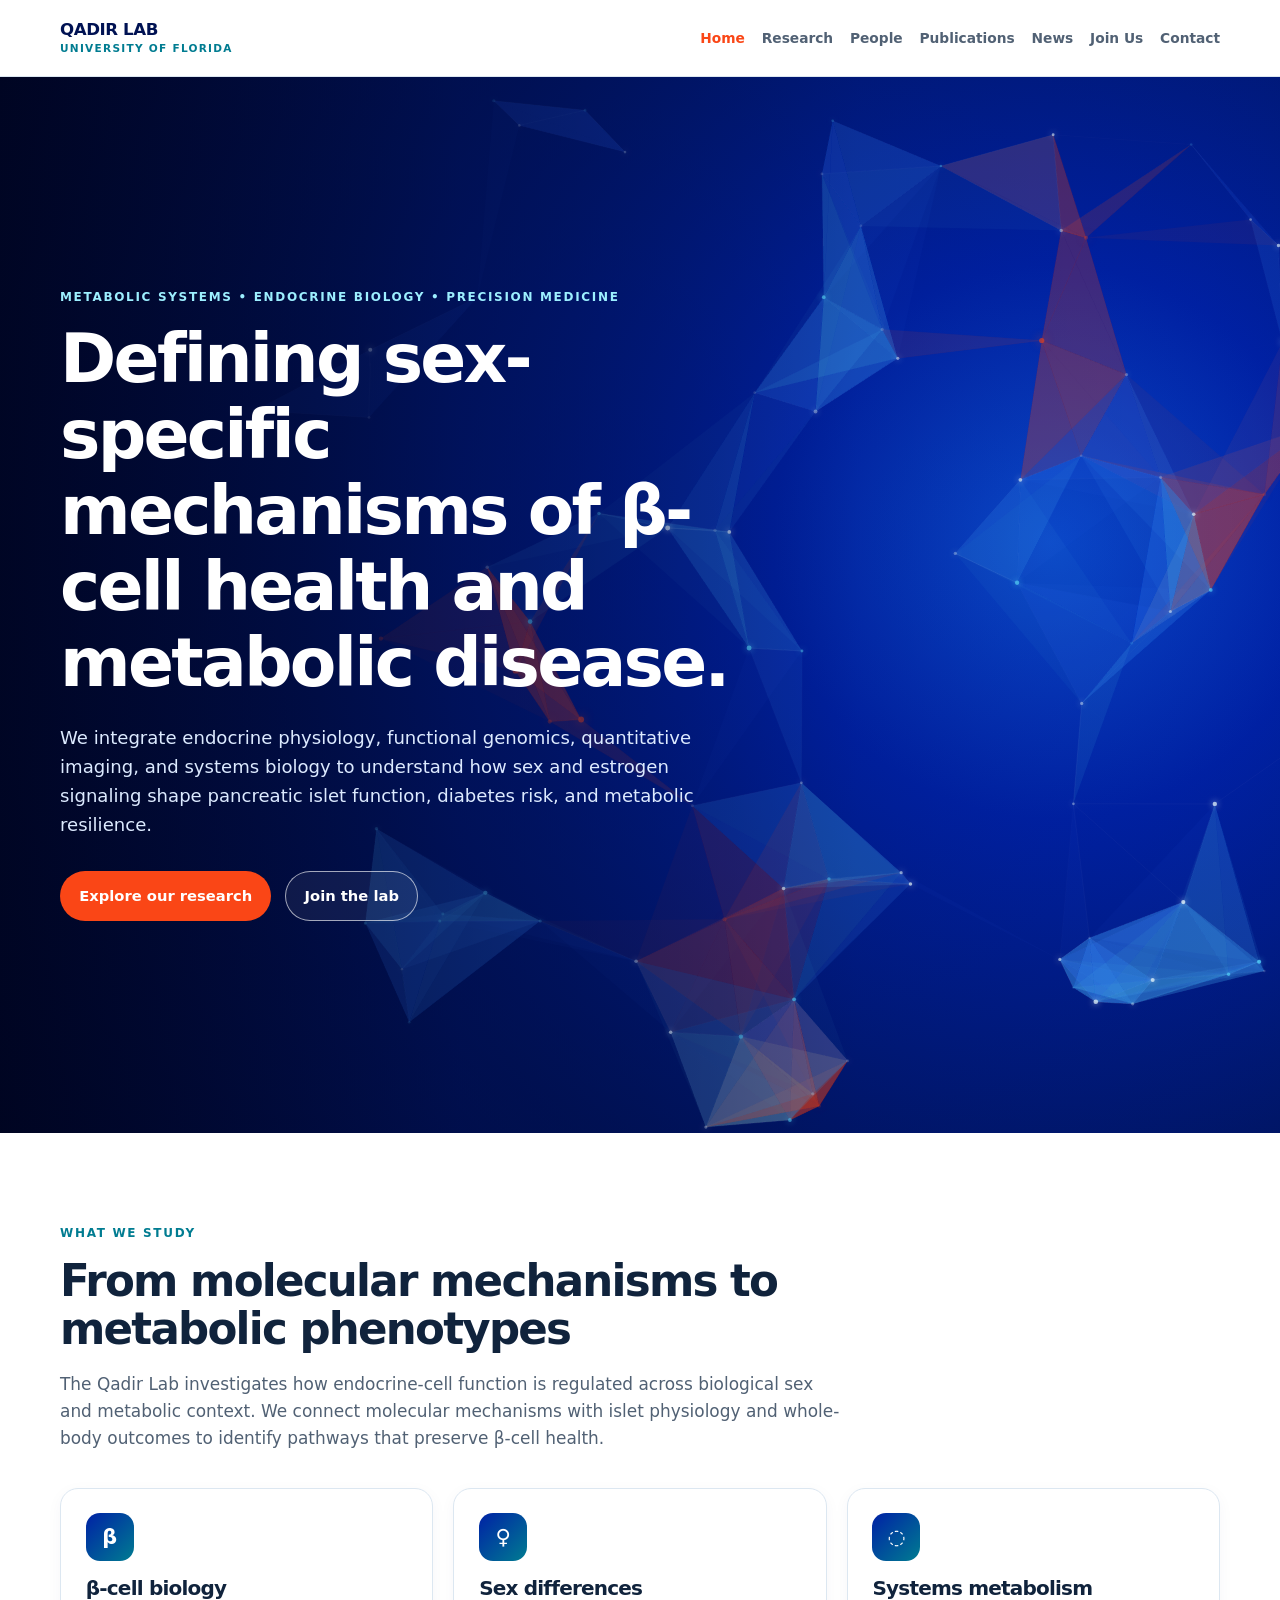
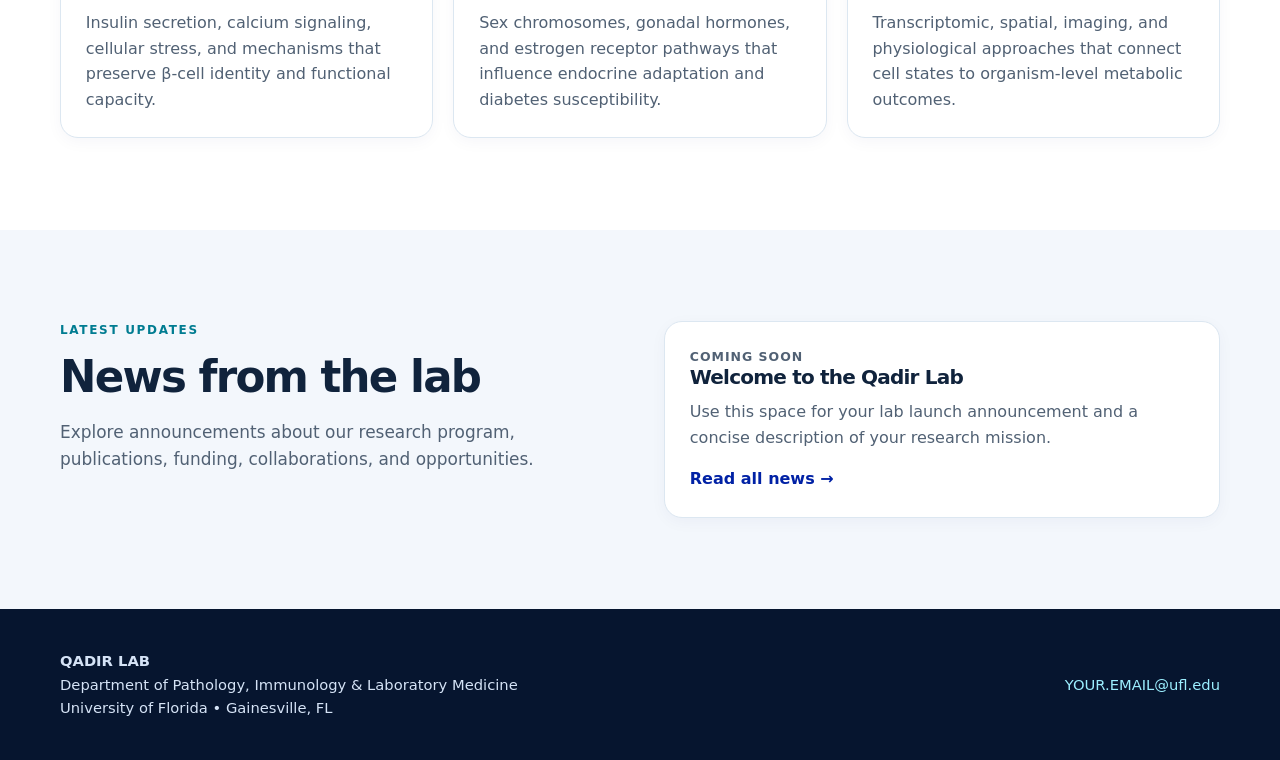
<file: index.html>
<!doctype html>
<html lang="en">
<head>
  <meta charset="utf-8">
  <meta name="viewport" content="width=device-width, initial-scale=1">
  <meta name="description" content="Qadir Lab at the University of Florida: pancreatic beta-cell biology, sex differences, and metabolic systems biology.">
  <title>Qadir Lab | University of Florida</title>
  <link rel="stylesheet" href="style.css">
</head>
<body>
  <header class="site-header">
    <nav class="container nav" aria-label="Primary navigation">
      <a class="brand" href="index.html">QADIR LAB<small>University of Florida</small></a>
      <div class="nav-links">
        <a class="active" href="index.html">Home</a>
        <a href="research.html">Research</a>
        <a href="people.html">People</a>
        <a href="publications.html">Publications</a>
        <a href="news.html">News</a>
        <a href="join.html">Join Us</a>
        <a href="contact.html">Contact</a>
      </div>
    </nav>
  </header>

  <main>
    <section class="network-hero" aria-label="Animated polygon network background">
      <canvas id="network"></canvas>
      <div class="container hero-content">
        <div class="hero-copy">
          <p class="eyebrow">Metabolic Systems • Endocrine Biology • Precision Medicine</p>
          <h1>Defining sex-specific mechanisms of β-cell health and metabolic disease.</h1>
          <p>We integrate endocrine physiology, functional genomics, quantitative imaging, and systems biology to understand how sex and estrogen signaling shape pancreatic islet function, diabetes risk, and metabolic resilience.</p>
          <a class="button button-primary" href="research.html">Explore our research</a>
          <a class="button button-secondary" href="join.html">Join the lab</a>
        </div>
      </div>
    </section>

    <section>
      <div class="container">
        <p class="section-kicker">What we study</p>
        <h2>From molecular mechanisms to metabolic phenotypes</h2>
        <p class="lead">The Qadir Lab investigates how endocrine-cell function is regulated across biological sex and metabolic context. We connect molecular mechanisms with islet physiology and whole-body outcomes to identify pathways that preserve β-cell health.</p>
        <div class="grid-3">
          <article class="card"><div class="research-icon">β</div><h3>β-cell biology</h3><p>Insulin secretion, calcium signaling, cellular stress, and mechanisms that preserve β-cell identity and functional capacity.</p></article>
          <article class="card"><div class="research-icon">♀</div><h3>Sex differences</h3><p>Sex chromosomes, gonadal hormones, and estrogen receptor pathways that influence endocrine adaptation and diabetes susceptibility.</p></article>
          <article class="card"><div class="research-icon">◌</div><h3>Systems metabolism</h3><p>Transcriptomic, spatial, imaging, and physiological approaches that connect cell states to organism-level metabolic outcomes.</p></article>
        </div>
      </div>
    </section>

    <section class="accent-section">
      <div class="container grid-2">
        <div><p class="section-kicker">Latest updates</p><h2>News from the lab</h2><p class="lead">Explore announcements about our research program, publications, funding, collaborations, and opportunities.</p></div>
        <div class="card"><p class="news-date">Coming soon</p><h3>Welcome to the Qadir Lab</h3><p>Use this space for your lab launch announcement and a concise description of your research mission.</p><p style="margin-top:1rem"><a class="content-link" href="news.html">Read all news →</a></p></div>
      </div>
    </section>
  </main>

  <footer class="site-footer">
    <div class="container footer-layout">
      <div><strong>QADIR LAB</strong><br>Department of Pathology, Immunology &amp; Laboratory Medicine<br>University of Florida • Gainesville, FL</div>
      <div><a href="mailto:YOUR.EMAIL@ufl.edu">YOUR.EMAIL@ufl.edu</a></div>
    </div>
  </footer>

  <script>
    const canvas = document.getElementById('network');
    const ctx = canvas.getContext('2d');
    const hero = document.querySelector('.network-hero');
    const reduceMotion = matchMedia('(prefers-reduced-motion: reduce)').matches;
    const colors = { ice: '233,251,255', cyan: '87,217,255', orange: '250,70,22', blue: '60,123,255' };
    let width, height, ratio, nodes = [];

    function distance(a, b) { return Math.hypot(a.x - b.x, a.y - b.y); }

    function createNodes() {
      const total = Math.max(58, Math.min(88, Math.round(width * height / 12000)));
      nodes = Array.from({ length: total }, (_, i) => {
        const right = i < total * 0.82;
        const orange = Math.random() < 0.10;
        return {
          x: right ? width * (0.28 + Math.random() * 0.76) : width * Math.random(),
          y: Math.random() * height,
          vx: (Math.random() - 0.5) * 0.075,
          vy: (Math.random() - 0.5) * 0.075,
          radius: orange ? 2.4 : 1.35 + Math.random() * 0.65,
          color: orange ? 'orange' : (Math.random() < 0.34 ? 'cyan' : 'ice'),
          phase: Math.random() * Math.PI * 2
        };
      });
    }

    function resize() {
      ratio = Math.min(devicePixelRatio || 1, 2);
      width = hero.clientWidth;
      height = hero.clientHeight;
      canvas.width = width * ratio;
      canvas.height = height * ratio;
      canvas.style.width = width + 'px';
      canvas.style.height = height + 'px';
      ctx.setTransform(ratio, 0, 0, ratio, 0, 0);
      createNodes();
    }

    function polygon(points, color, opacity) {
      ctx.beginPath();
      ctx.moveTo(points[0].x, points[0].y);
      for (let i = 1; i < points.length; i += 1) ctx.lineTo(points[i].x, points[i].y);
      ctx.closePath();
      ctx.fillStyle = `rgba(${colors[color]}, ${opacity})`;
      ctx.fill();
    }

    function draw(time) {
      ctx.clearRect(0, 0, width, height);
      const max = Math.min(180, width * 0.15);
      const near = nodes.map(() => []);

      for (const node of nodes) {
        node.x += node.vx;
        node.y += node.vy;
        if (node.x < width * 0.12 || node.x > width * 1.04) node.vx *= -1;
        if (node.y < -15 || node.y > height + 15) node.vy *= -1;
      }

      for (let i = 0; i < nodes.length; i += 1) {
        for (let j = i + 1; j < nodes.length; j += 1) {
          const a = nodes[i], b = nodes[j], d = distance(a, b);
          if (d < max) {
            near[i].push({ i: j, d });
            near[j].push({ i, d });
            const orange = a.color === 'orange' || b.color === 'orange';
            const alpha = 0.29 * (1 - d / max) * (0.72 + 0.28 * Math.sin(time / 1400 + a.phase));
            ctx.beginPath();
            ctx.moveTo(a.x, a.y);
            ctx.lineTo(b.x, b.y);
            ctx.strokeStyle = `rgba(${colors[orange ? 'orange' : 'ice']}, ${alpha})`;
            ctx.lineWidth = orange ? 0.9 : 0.6;
            ctx.stroke();
          }
        }
      }

      for (let i = 0; i < nodes.length; i += 1) {
        const a = nodes[i];
        const closest = near[i].sort((x, y) => x.d - y.d).slice(0, 6).map(v => nodes[v.i]);
        for (let j = 0; j < closest.length; j += 1) {
          for (let k = j + 1; k < closest.length; k += 1) {
            const b = closest[j], c = closest[k];
            const area = Math.abs((b.x - a.x) * (c.y - a.y) - (c.x - a.x) * (b.y - a.y));
            if (distance(b, c) < max * 1.12 && area > 220 && area < 13000) {
              const orange = a.color === 'orange' || b.color === 'orange' || c.color === 'orange';
              const color = orange ? 'orange' : (Math.sin(time / 1700 + a.phase + j) > 0.3 ? 'cyan' : 'blue');
              polygon([a, b, c], color, orange ? 0.06 : 0.042);
            }
          }
        }
      }

      for (const node of nodes) {
        const pulse = 1 + 0.25 * Math.sin(time / 860 + node.phase);
        ctx.beginPath();
        ctx.arc(node.x, node.y, node.radius * pulse, 0, Math.PI * 2);
        ctx.fillStyle = `rgba(${colors[node.color]}, ${0.50 + 0.32 * Math.sin(time / 940 + node.phase)})`;
        ctx.shadowBlur = node.color === 'orange' ? 10 : 6;
        ctx.shadowColor = `rgb(${colors[node.color]})`;
        ctx.fill();
        ctx.shadowBlur = 0;
      }

      if (!reduceMotion) requestAnimationFrame(draw);
    }

    addEventListener('resize', resize);
    resize();
    requestAnimationFrame(draw);
  </script>
</body>
</html>
</file>
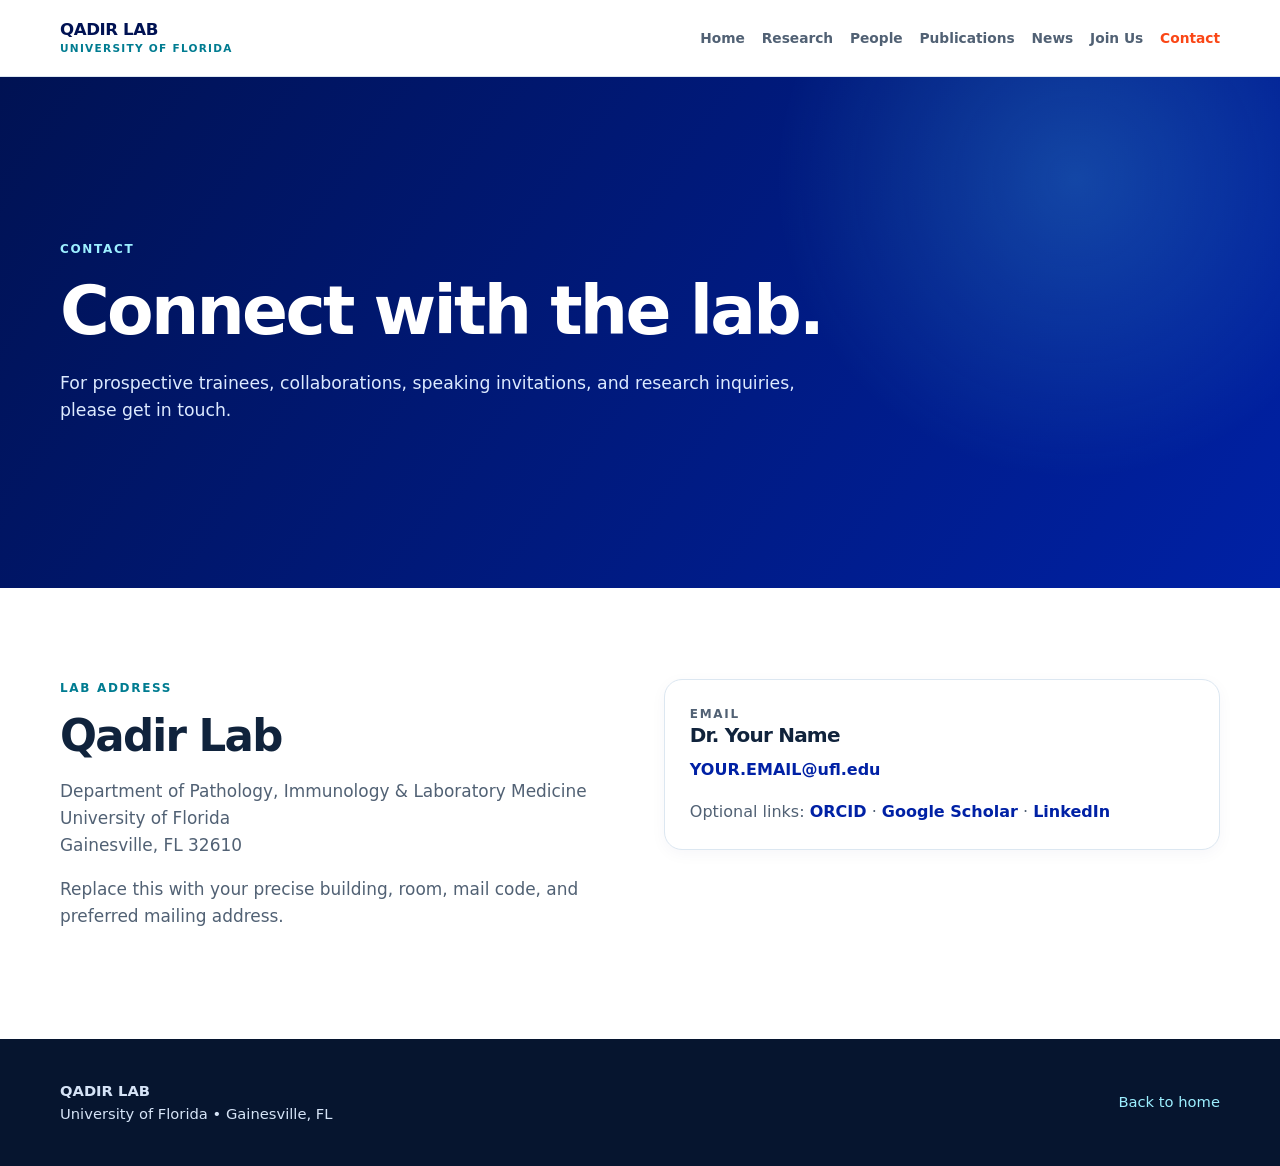
<file: contact.html>
<!doctype html>
<html lang="en">
<head><meta charset="utf-8"><meta name="viewport" content="width=device-width, initial-scale=1"><title>Contact | Qadir Lab</title><link rel="stylesheet" href="style.css"></head>
<body>
<header class="site-header"><nav class="container nav"><a class="brand" href="index.html">QADIR LAB<small>University of Florida</small></a><div class="nav-links"><a href="index.html">Home</a><a href="research.html">Research</a><a href="people.html">People</a><a href="publications.html">Publications</a><a href="news.html">News</a><a href="join.html">Join Us</a><a class="active" href="contact.html">Contact</a></div></nav></header>
<main>
<section class="page-hero"><div class="container"><p class="eyebrow">Contact</p><h1>Connect with the lab.</h1><p>For prospective trainees, collaborations, speaking invitations, and research inquiries, please get in touch.</p></div></section>
<section><div class="container grid-2"><div><p class="section-kicker">Lab address</p><h2>Qadir Lab</h2><p class="lead">Department of Pathology, Immunology &amp; Laboratory Medicine<br>University of Florida<br>Gainesville, FL 32610</p><p class="lead">Replace this with your precise building, room, mail code, and preferred mailing address.</p></div><div class="card"><p class="section-kicker">Email</p><h3>Dr. Your Name</h3><p><a class="content-link" href="mailto:YOUR.EMAIL@ufl.edu">YOUR.EMAIL@ufl.edu</a></p><p style="margin-top:1rem">Optional links: <a class="content-link" href="#">ORCID</a> · <a class="content-link" href="#">Google Scholar</a> · <a class="content-link" href="#">LinkedIn</a></p></div></div></section>
</main>
<footer class="site-footer"><div class="container footer-layout"><div><strong>QADIR LAB</strong><br>University of Florida • Gainesville, FL</div><div><a href="index.html">Back to home</a></div></div></footer>
</body>
</html>
</file>
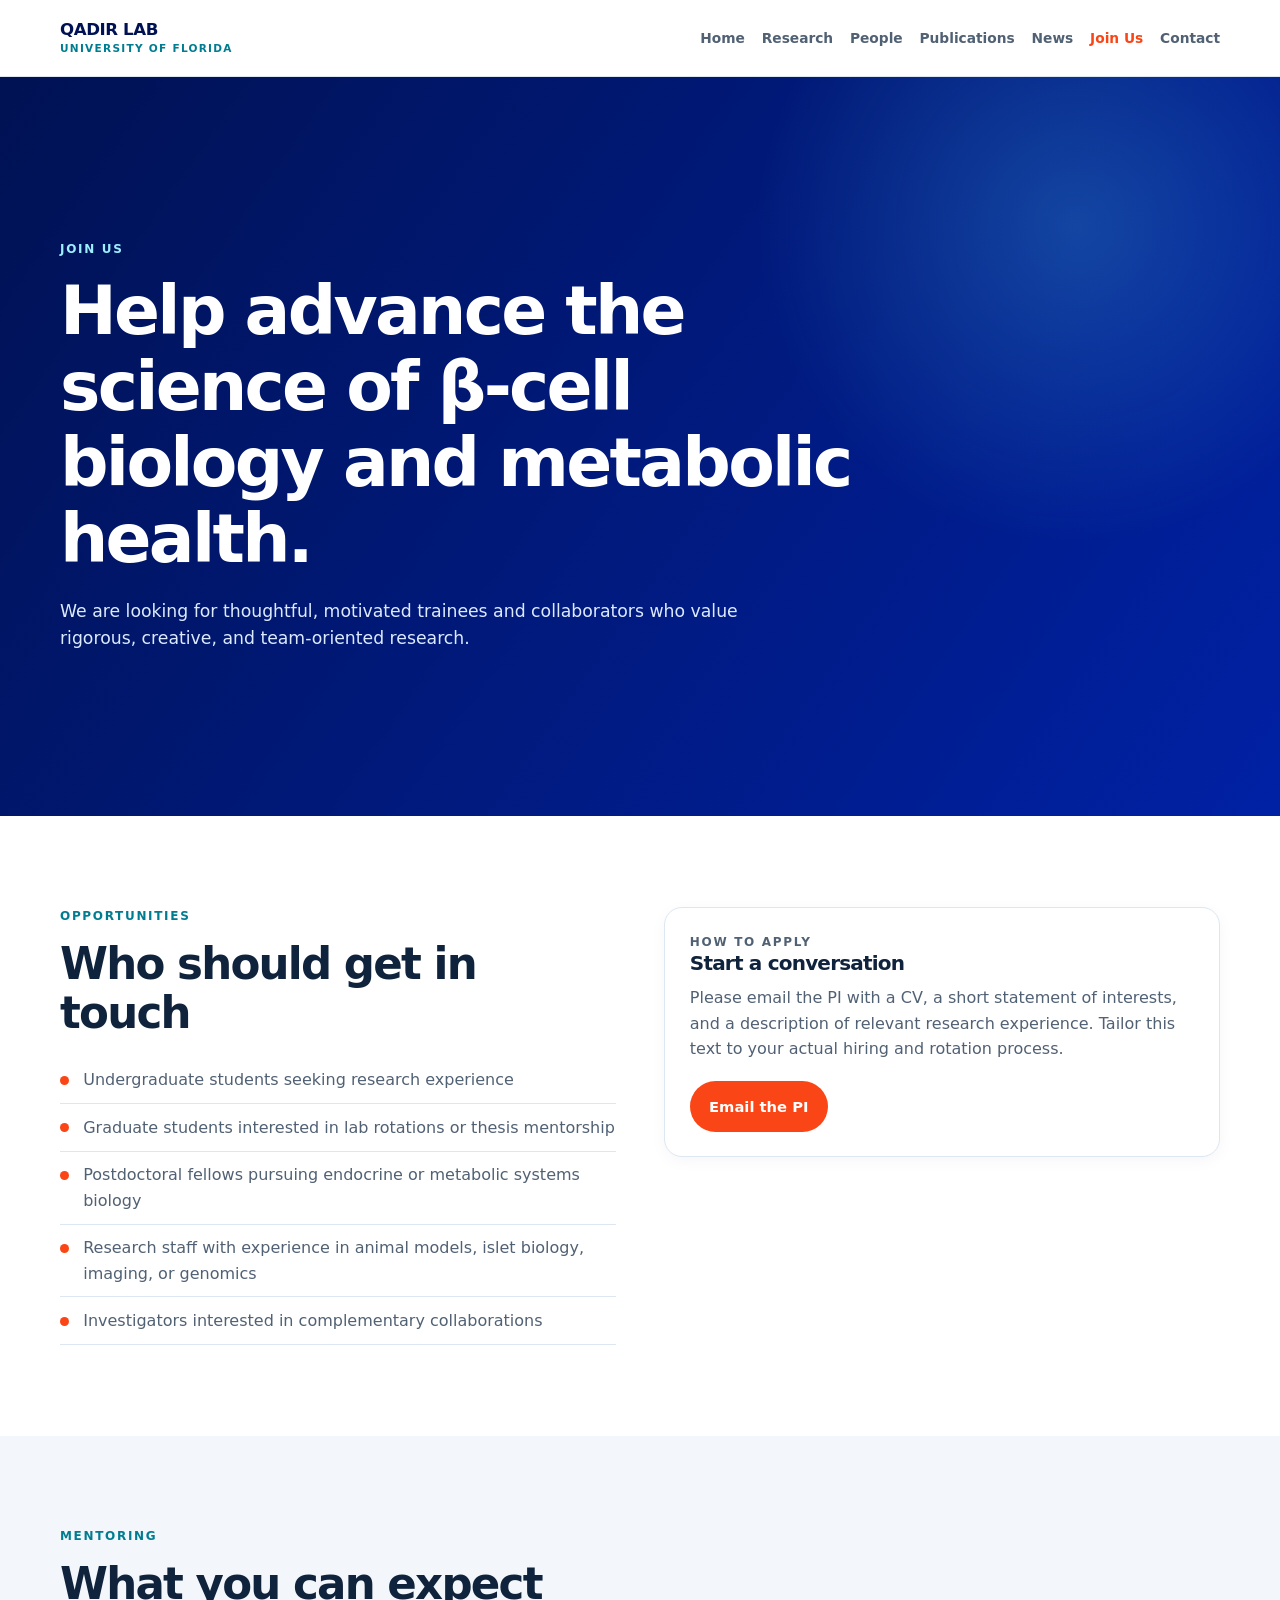
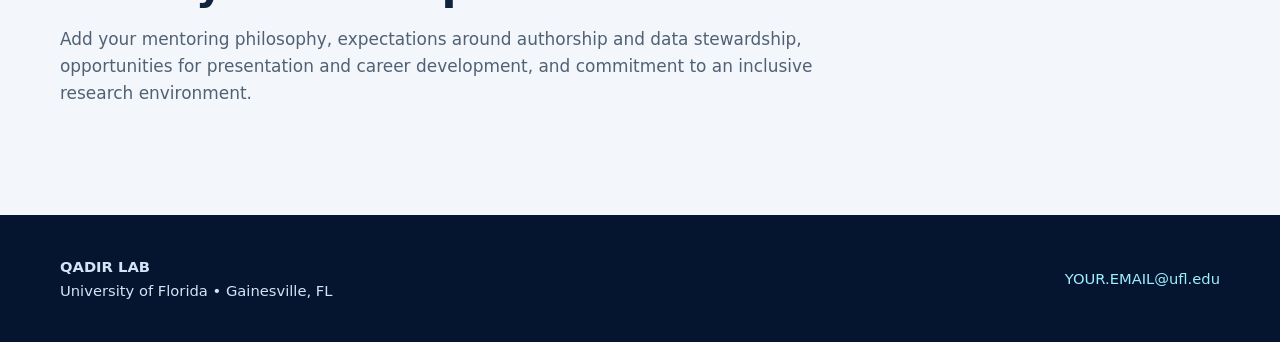
<file: join.html>
<!doctype html>
<html lang="en">
<head><meta charset="utf-8"><meta name="viewport" content="width=device-width, initial-scale=1"><title>Join Us | Qadir Lab</title><link rel="stylesheet" href="style.css"></head>
<body>
<header class="site-header"><nav class="container nav"><a class="brand" href="index.html">QADIR LAB<small>University of Florida</small></a><div class="nav-links"><a href="index.html">Home</a><a href="research.html">Research</a><a href="people.html">People</a><a href="publications.html">Publications</a><a href="news.html">News</a><a class="active" href="join.html">Join Us</a><a href="contact.html">Contact</a></div></nav></header>
<main>
<section class="page-hero"><div class="container"><p class="eyebrow">Join us</p><h1>Help advance the science of β-cell biology and metabolic health.</h1><p>We are looking for thoughtful, motivated trainees and collaborators who value rigorous, creative, and team-oriented research.</p></div></section>
<section><div class="container grid-2"><div><p class="section-kicker">Opportunities</p><h2>Who should get in touch</h2><ul class="list"><li>Undergraduate students seeking research experience</li><li>Graduate students interested in lab rotations or thesis mentorship</li><li>Postdoctoral fellows pursuing endocrine or metabolic systems biology</li><li>Research staff with experience in animal models, islet biology, imaging, or genomics</li><li>Investigators interested in complementary collaborations</li></ul></div><div class="card"><p class="section-kicker">How to apply</p><h3>Start a conversation</h3><p>Please email the PI with a CV, a short statement of interests, and a description of relevant research experience. Tailor this text to your actual hiring and rotation process.</p><p style="margin-top:1.2rem"><a class="button button-primary" href="mailto:YOUR.EMAIL@ufl.edu">Email the PI</a></p></div></div></section>
<section class="accent-section"><div class="container"><p class="section-kicker">Mentoring</p><h2>What you can expect</h2><p class="lead">Add your mentoring philosophy, expectations around authorship and data stewardship, opportunities for presentation and career development, and commitment to an inclusive research environment.</p></div></section>
</main>
<footer class="site-footer"><div class="container footer-layout"><div><strong>QADIR LAB</strong><br>University of Florida • Gainesville, FL</div><div><a href="mailto:YOUR.EMAIL@ufl.edu">YOUR.EMAIL@ufl.edu</a></div></div></footer>
</body>
</html>
</file>
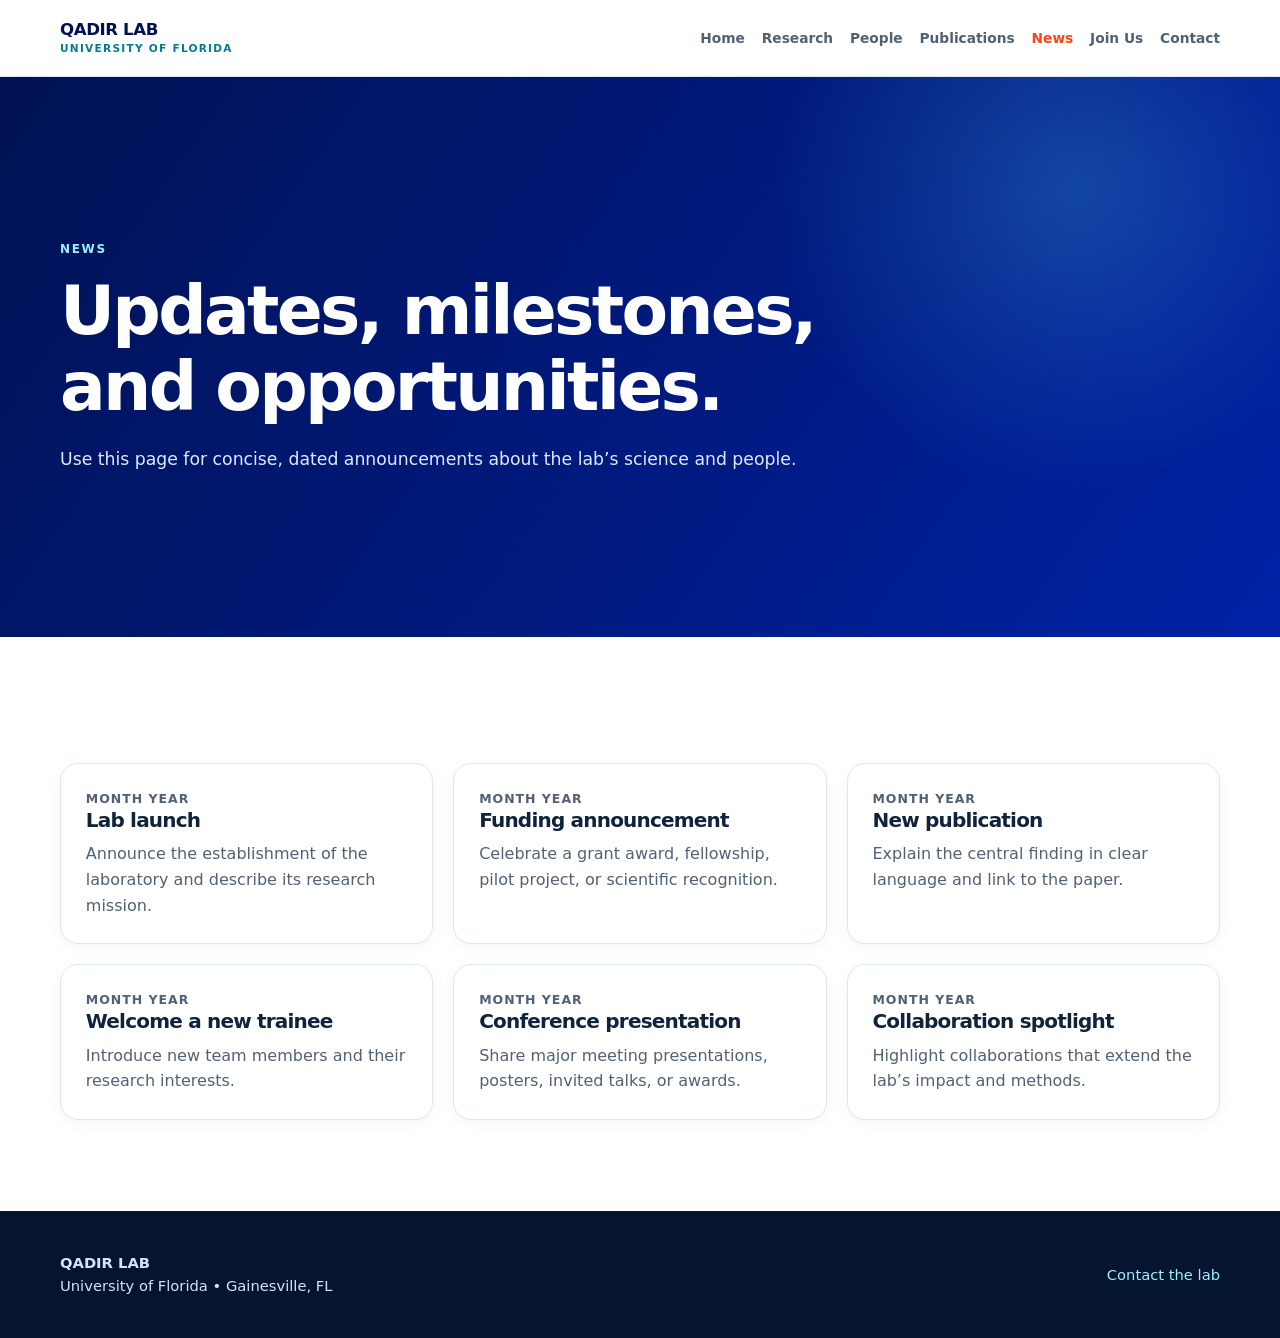
<file: news.html>
<!doctype html>
<html lang="en">
<head><meta charset="utf-8"><meta name="viewport" content="width=device-width, initial-scale=1"><title>News | Qadir Lab</title><link rel="stylesheet" href="style.css"></head>
<body>
<header class="site-header"><nav class="container nav"><a class="brand" href="index.html">QADIR LAB<small>University of Florida</small></a><div class="nav-links"><a href="index.html">Home</a><a href="research.html">Research</a><a href="people.html">People</a><a href="publications.html">Publications</a><a class="active" href="news.html">News</a><a href="join.html">Join Us</a><a href="contact.html">Contact</a></div></nav></header>
<main>
<section class="page-hero"><div class="container"><p class="eyebrow">News</p><h1>Updates, milestones, and opportunities.</h1><p>Use this page for concise, dated announcements about the lab’s science and people.</p></div></section>
<section><div class="container"><div class="grid-3"><article class="card"><p class="news-date">Month Year</p><h3>Lab launch</h3><p>Announce the establishment of the laboratory and describe its research mission.</p></article><article class="card"><p class="news-date">Month Year</p><h3>Funding announcement</h3><p>Celebrate a grant award, fellowship, pilot project, or scientific recognition.</p></article><article class="card"><p class="news-date">Month Year</p><h3>New publication</h3><p>Explain the central finding in clear language and link to the paper.</p></article><article class="card"><p class="news-date">Month Year</p><h3>Welcome a new trainee</h3><p>Introduce new team members and their research interests.</p></article><article class="card"><p class="news-date">Month Year</p><h3>Conference presentation</h3><p>Share major meeting presentations, posters, invited talks, or awards.</p></article><article class="card"><p class="news-date">Month Year</p><h3>Collaboration spotlight</h3><p>Highlight collaborations that extend the lab’s impact and methods.</p></article></div></div></section>
</main>
<footer class="site-footer"><div class="container footer-layout"><div><strong>QADIR LAB</strong><br>University of Florida • Gainesville, FL</div><div><a href="contact.html">Contact the lab</a></div></div></footer>
</body>
</html>
</file>
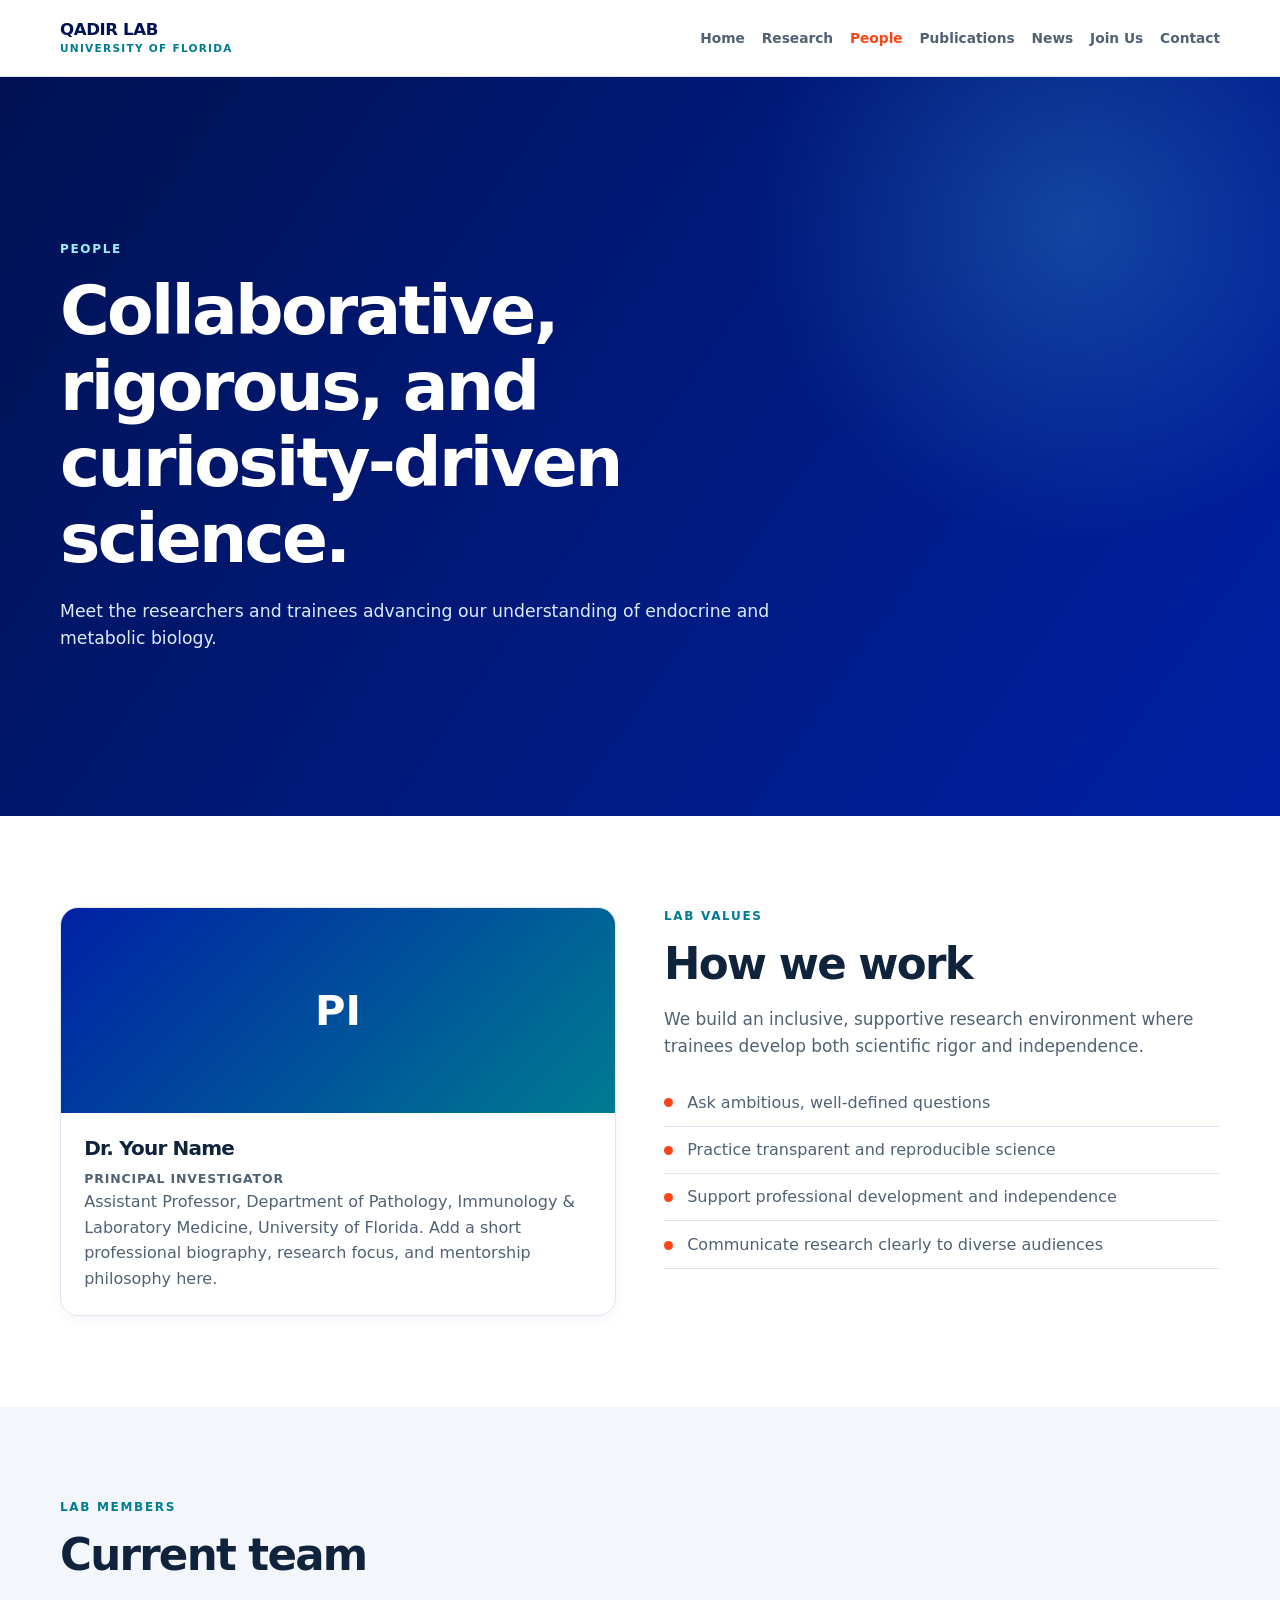
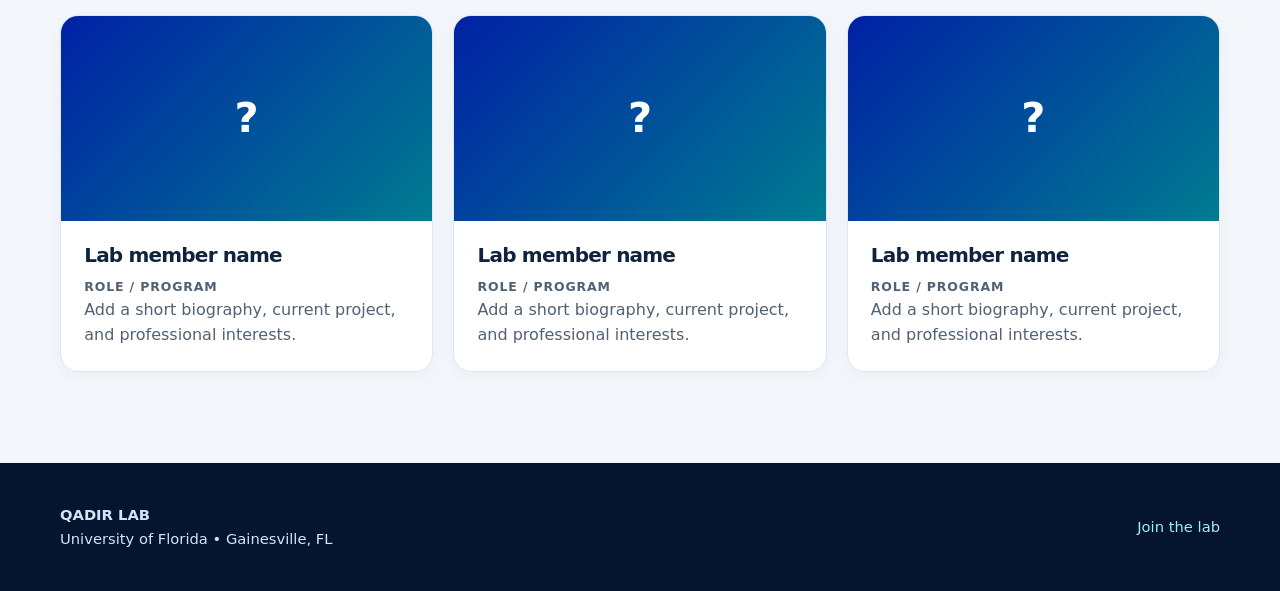
<file: people.html>
<!doctype html>
<html lang="en">
<head><meta charset="utf-8"><meta name="viewport" content="width=device-width, initial-scale=1"><title>People | Qadir Lab</title><link rel="stylesheet" href="style.css"></head>
<body>
<header class="site-header"><nav class="container nav"><a class="brand" href="index.html">QADIR LAB<small>University of Florida</small></a><div class="nav-links"><a href="index.html">Home</a><a href="research.html">Research</a><a class="active" href="people.html">People</a><a href="publications.html">Publications</a><a href="news.html">News</a><a href="join.html">Join Us</a><a href="contact.html">Contact</a></div></nav></header>
<main>
<section class="page-hero"><div class="container"><p class="eyebrow">People</p><h1>Collaborative, rigorous, and curiosity-driven science.</h1><p>Meet the researchers and trainees advancing our understanding of endocrine and metabolic biology.</p></div></section>
<section><div class="container grid-2"><article class="card person"><div class="avatar">PI</div><div class="person-content"><h3>Dr. Your Name</h3><p class="role">Principal Investigator</p><p>Assistant Professor, Department of Pathology, Immunology &amp; Laboratory Medicine, University of Florida. Add a short professional biography, research focus, and mentorship philosophy here.</p></div></article><div><p class="section-kicker">Lab values</p><h2>How we work</h2><p class="lead">We build an inclusive, supportive research environment where trainees develop both scientific rigor and independence.</p><ul class="list"><li>Ask ambitious, well-defined questions</li><li>Practice transparent and reproducible science</li><li>Support professional development and independence</li><li>Communicate research clearly to diverse audiences</li></ul></div></div></section>
<section class="accent-section"><div class="container"><p class="section-kicker">Lab members</p><h2>Current team</h2><div class="grid-3"><article class="card person"><div class="avatar">?</div><div class="person-content"><h3>Lab member name</h3><p class="role">Role / Program</p><p>Add a short biography, current project, and professional interests.</p></div></article><article class="card person"><div class="avatar">?</div><div class="person-content"><h3>Lab member name</h3><p class="role">Role / Program</p><p>Add a short biography, current project, and professional interests.</p></div></article><article class="card person"><div class="avatar">?</div><div class="person-content"><h3>Lab member name</h3><p class="role">Role / Program</p><p>Add a short biography, current project, and professional interests.</p></div></article></div></div></section>
</main>
<footer class="site-footer"><div class="container footer-layout"><div><strong>QADIR LAB</strong><br>University of Florida • Gainesville, FL</div><div><a href="join.html">Join the lab</a></div></div></footer>
</body>
</html>
</file>
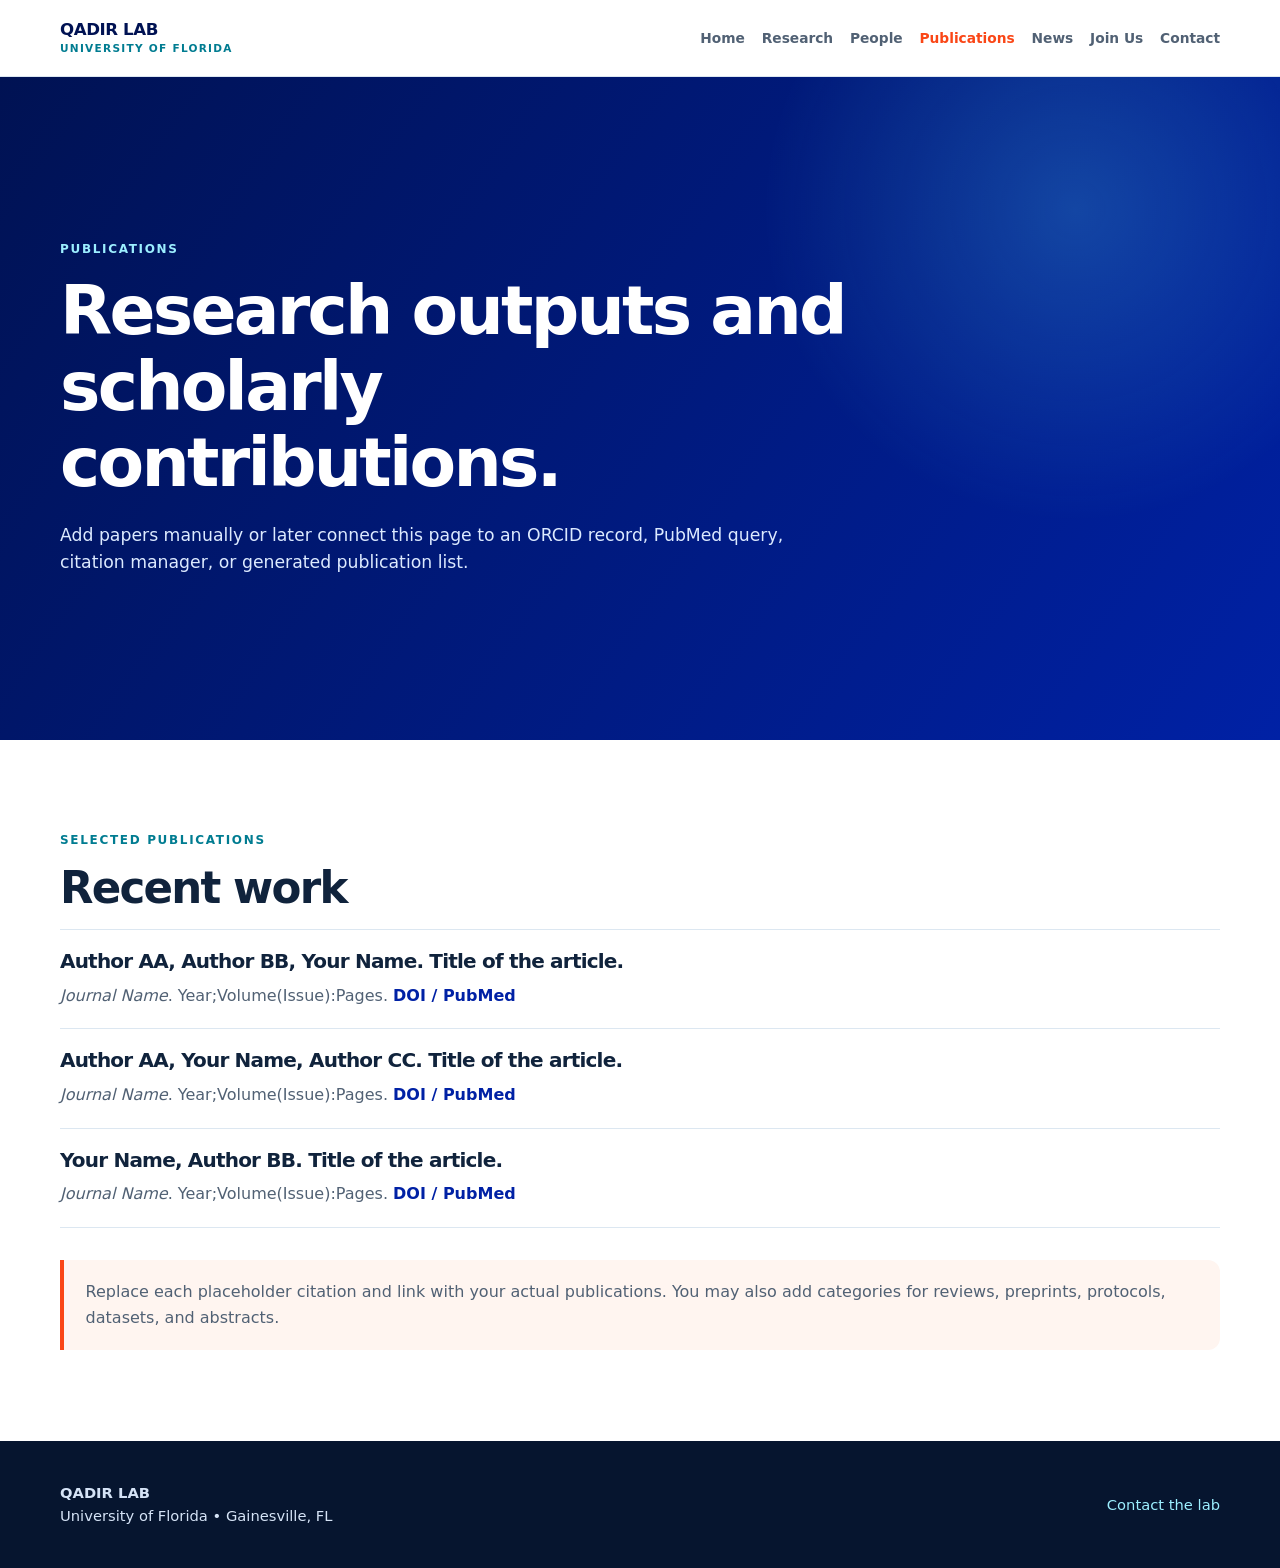
<file: publications.html>
<!doctype html>
<html lang="en">
<head><meta charset="utf-8"><meta name="viewport" content="width=device-width, initial-scale=1"><title>Publications | Qadir Lab</title><link rel="stylesheet" href="style.css"></head>
<body>
<header class="site-header"><nav class="container nav"><a class="brand" href="index.html">QADIR LAB<small>University of Florida</small></a><div class="nav-links"><a href="index.html">Home</a><a href="research.html">Research</a><a href="people.html">People</a><a class="active" href="publications.html">Publications</a><a href="news.html">News</a><a href="join.html">Join Us</a><a href="contact.html">Contact</a></div></nav></header>
<main>
<section class="page-hero"><div class="container"><p class="eyebrow">Publications</p><h1>Research outputs and scholarly contributions.</h1><p>Add papers manually or later connect this page to an ORCID record, PubMed query, citation manager, or generated publication list.</p></div></section>
<section><div class="container"><p class="section-kicker">Selected publications</p><h2>Recent work</h2><article class="publication"><h3>Author AA, Author BB, Your Name. Title of the article.</h3><p><em>Journal Name</em>. Year;Volume(Issue):Pages. <a class="content-link" href="#">DOI / PubMed</a></p></article><article class="publication"><h3>Author AA, Your Name, Author CC. Title of the article.</h3><p><em>Journal Name</em>. Year;Volume(Issue):Pages. <a class="content-link" href="#">DOI / PubMed</a></p></article><article class="publication"><h3>Your Name, Author BB. Title of the article.</h3><p><em>Journal Name</em>. Year;Volume(Issue):Pages. <a class="content-link" href="#">DOI / PubMed</a></p></article><div class="notice" style="margin-top:2rem">Replace each placeholder citation and link with your actual publications. You may also add categories for reviews, preprints, protocols, datasets, and abstracts.</div></div></section>
</main>
<footer class="site-footer"><div class="container footer-layout"><div><strong>QADIR LAB</strong><br>University of Florida • Gainesville, FL</div><div><a href="contact.html">Contact the lab</a></div></div></footer>
</body>
</html>
</file>
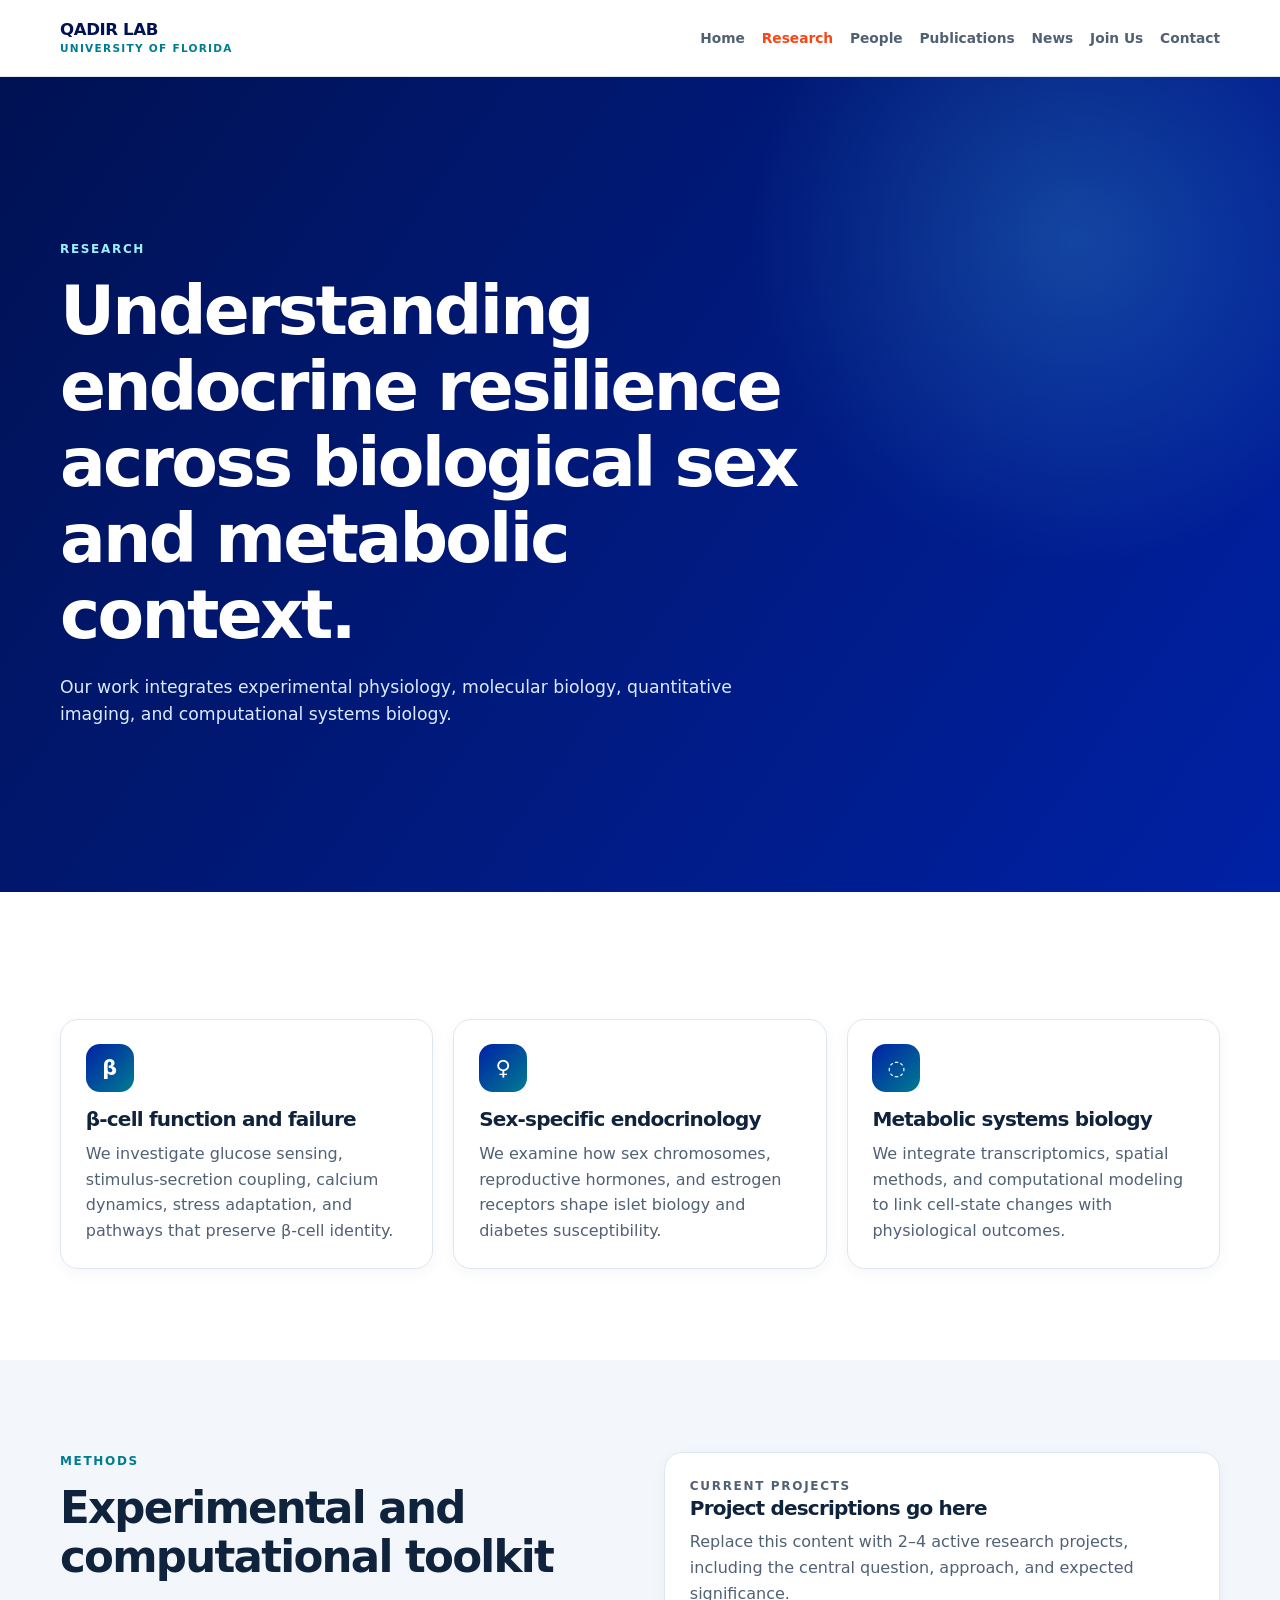
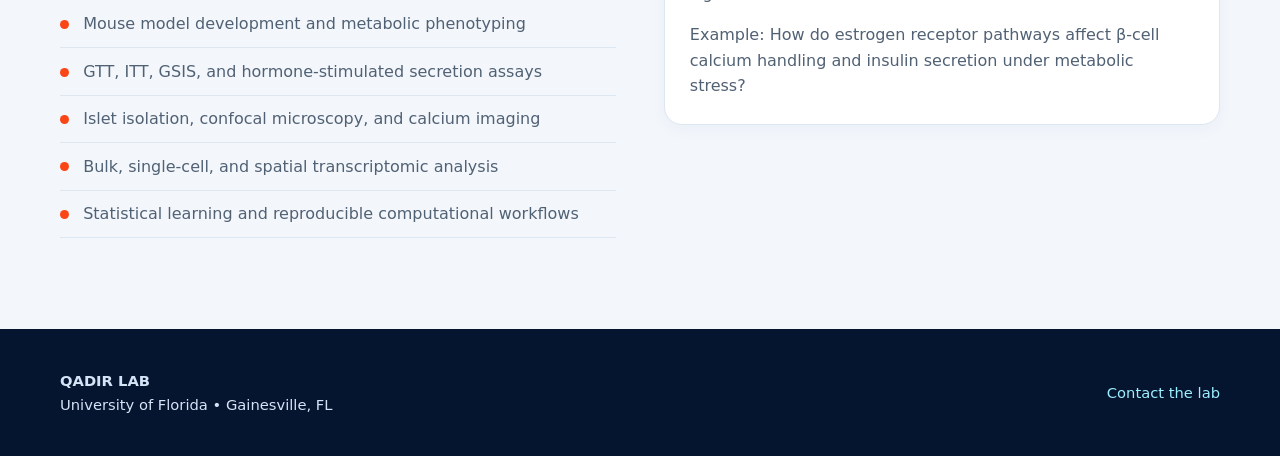
<file: research.html>
<!doctype html>
<html lang="en">
<head><meta charset="utf-8"><meta name="viewport" content="width=device-width, initial-scale=1"><title>Research | Qadir Lab</title><link rel="stylesheet" href="style.css"></head>
<body>
<header class="site-header"><nav class="container nav"><a class="brand" href="index.html">QADIR LAB<small>University of Florida</small></a><div class="nav-links"><a href="index.html">Home</a><a class="active" href="research.html">Research</a><a href="people.html">People</a><a href="publications.html">Publications</a><a href="news.html">News</a><a href="join.html">Join Us</a><a href="contact.html">Contact</a></div></nav></header>
<main>
<section class="page-hero"><div class="container"><p class="eyebrow">Research</p><h1>Understanding endocrine resilience across biological sex and metabolic context.</h1><p>Our work integrates experimental physiology, molecular biology, quantitative imaging, and computational systems biology.</p></div></section>
<section><div class="container"><div class="grid-3"><article class="card"><div class="research-icon">β</div><h3>β-cell function and failure</h3><p>We investigate glucose sensing, stimulus-secretion coupling, calcium dynamics, stress adaptation, and pathways that preserve β-cell identity.</p></article><article class="card"><div class="research-icon">♀</div><h3>Sex-specific endocrinology</h3><p>We examine how sex chromosomes, reproductive hormones, and estrogen receptors shape islet biology and diabetes susceptibility.</p></article><article class="card"><div class="research-icon">◌</div><h3>Metabolic systems biology</h3><p>We integrate transcriptomics, spatial methods, and computational modeling to link cell-state changes with physiological outcomes.</p></article></div></div></section>
<section class="accent-section"><div class="container grid-2"><div><p class="section-kicker">Methods</p><h2>Experimental and computational toolkit</h2><ul class="list"><li>Mouse model development and metabolic phenotyping</li><li>GTT, ITT, GSIS, and hormone-stimulated secretion assays</li><li>Islet isolation, confocal microscopy, and calcium imaging</li><li>Bulk, single-cell, and spatial transcriptomic analysis</li><li>Statistical learning and reproducible computational workflows</li></ul></div><div class="card"><p class="section-kicker">Current projects</p><h3>Project descriptions go here</h3><p>Replace this content with 2–4 active research projects, including the central question, approach, and expected significance.</p><p style="margin-top:1rem">Example: How do estrogen receptor pathways affect β-cell calcium handling and insulin secretion under metabolic stress?</p></div></div></section>
</main>
<footer class="site-footer"><div class="container footer-layout"><div><strong>QADIR LAB</strong><br>University of Florida • Gainesville, FL</div><div><a href="contact.html">Contact the lab</a></div></div></footer>
</body>
</html>
</file>
<file: style.css>
:root {
  --uf-blue: #0021a5;
  --uf-blue-dark: #001253;
  --uf-orange: #fa4616;
  --ink: #10233c;
  --muted: #516174;
  --mist: #f3f7fc;
  --white: #ffffff;
  --line: #dce7f1;
  --teal: #007c91;
}
* { box-sizing: border-box; }
html { scroll-behavior: smooth; }
body { margin: 0; color: var(--ink); background: var(--white); font-family: Inter, ui-sans-serif, system-ui, -apple-system, BlinkMacSystemFont, "Segoe UI", Arial, sans-serif; line-height: 1.6; }
a { color: inherit; }
.container { width: min(1160px, calc(100% - 2.5rem)); margin: 0 auto; }
.site-header { position: sticky; top: 0; z-index: 30; background: rgba(255,255,255,.96); backdrop-filter: blur(12px); border-bottom: 1px solid var(--line); }
.nav { min-height: 76px; display: flex; justify-content: space-between; align-items: center; gap: 1.5rem; }
.brand { color: var(--uf-blue-dark); font-size: 1.04rem; font-weight: 850; letter-spacing: -.025em; line-height: 1.05; text-decoration: none; }
.brand small { display: block; margin-top: .28rem; color: var(--teal); font-size: .66rem; font-weight: 800; letter-spacing: .12em; text-transform: uppercase; }
.nav-links { display: flex; flex-wrap: wrap; justify-content: flex-end; gap: 1.05rem; font-size: .86rem; font-weight: 750; }
.nav-links a { color: var(--muted); text-decoration: none; }
.nav-links a:hover, .nav-links a.active { color: var(--uf-orange); }
.page-hero { color: var(--white); background: radial-gradient(circle at 84% 20%, rgba(87,217,255,.22), transparent 26%), linear-gradient(125deg, #001253, #0021a5); }
.page-hero .container { padding: 4.5rem 0; }
.eyebrow, .section-kicker { margin: 0 0 .85rem; font-size: .75rem; font-weight: 850; letter-spacing: .14em; text-transform: uppercase; }
.eyebrow { color: #9cefff; }
.section-kicker { color: var(--teal); }
h1, h2, h3 { line-height: 1.12; letter-spacing: -.04em; }
h1 { max-width: 800px; margin: 0; font-size: clamp(2.6rem, 5.3vw, 4.8rem); }
h2 { max-width: 850px; margin: 0; color: var(--ink); font-size: clamp(2rem, 3.4vw, 3rem); }
h3 { margin: 0 0 .65rem; color: var(--ink); font-size: 1.25rem; }
.page-hero p:not(.eyebrow) { max-width: 750px; margin: 1.3rem 0 0; color: #dceaff; font-size: 1.08rem; }
section { padding: 5.7rem 0; }
.lead { max-width: 790px; color: var(--muted); font-size: 1.06rem; }
.grid-3 { display: grid; grid-template-columns: repeat(3, 1fr); gap: 1.25rem; margin-top: 2.2rem; }
.grid-2 { display: grid; grid-template-columns: repeat(2, 1fr); align-items: start; gap: 3rem; }
.card { padding: 1.55rem; border: 1px solid var(--line); border-radius: 18px; background: var(--white); box-shadow: 0 4px 16px rgba(0,29,95,.04); }
.card p { margin: 0; color: var(--muted); }
.research-icon { display: grid; place-items: center; width: 48px; height: 48px; margin-bottom: 1rem; border-radius: 14px; color: var(--white); background: linear-gradient(135deg, var(--uf-blue), var(--teal)); font-size: 1.3rem; font-weight: 800; }
.accent-section { background: var(--mist); }
.list { padding: 0; margin: 1.2rem 0 0; list-style: none; }
.list li { position: relative; padding: .65rem 0 .65rem 1.45rem; color: var(--muted); border-bottom: 1px solid var(--line); }
.list li::before { content: ""; position: absolute; top: 1.2rem; left: 0; width: .56rem; height: .56rem; border-radius: 50%; background: var(--uf-orange); }
.button { display: inline-block; padding: .78rem 1.14rem; border: 1px solid transparent; border-radius: 999px; text-decoration: none; font-size: .92rem; font-weight: 800; transition: transform .18s ease, background .18s ease; }
.button:hover { transform: translateY(-2px); }
.button-primary { color: var(--white); background: var(--uf-orange); }
.button-primary:hover { background: #d93a0e; }
.button-secondary { margin-left: .55rem; color: var(--uf-blue-dark); border-color: var(--uf-blue-dark); }
.news-date { margin: 0 0 .65rem; color: var(--teal); font-size: .78rem; font-weight: 850; letter-spacing: .08em; text-transform: uppercase; }
.publication { padding: 1.25rem 0; border-bottom: 1px solid var(--line); }
.publication:first-of-type { border-top: 1px solid var(--line); margin-top: 1rem; }
.publication p { margin: .4rem 0 0; color: var(--muted); }
.content-link { color: var(--uf-blue); font-weight: 800; text-decoration: none; }
.notice { padding: 1.2rem 1.35rem; border-left: 4px solid var(--uf-orange); border-radius: 0 12px 12px 0; color: var(--muted); background: #fff5f0; }
.person { overflow: hidden; padding: 0; }
.avatar { display: grid; place-items: center; min-height: 205px; color: var(--white); background: linear-gradient(135deg, var(--uf-blue), var(--teal)); font-size: 2.6rem; font-weight: 850; }
.person-content { padding: 1.45rem; }
.role { margin: -.25rem 0 .75rem; color: var(--uf-orange); font-size: .78rem; font-weight: 850; letter-spacing: .07em; text-transform: uppercase; }
.cta { color: var(--white); background: linear-gradient(120deg, #001253, #0021a5); }
.cta h2 { color: var(--white); }
.cta .lead { color: #dceaff; }
.cta-layout { display: grid; grid-template-columns: 1fr auto; align-items: center; gap: 2rem; }
.site-footer { padding: 2.5rem 0; color: #d5e3f6; background: #06152f; }
.footer-layout { display: flex; flex-wrap: wrap; justify-content: space-between; gap: 1rem; align-items: center; font-size: .92rem; }
.site-footer a { color: #9cefff; text-decoration: none; }
.network-hero { position: relative; min-height: 680px; overflow: hidden; isolation: isolate; color: var(--white); background: radial-gradient(circle at 82% 44%, #0b4cd1 0%, #0021a5 23%, #001253 62%, #01031a 100%); }
.network-hero::after { content: ""; position: absolute; inset: 0; z-index: 1; pointer-events: none; background: linear-gradient(90deg, rgba(0,5,35,.83) 0%, rgba(0,14,79,.59) 36%, rgba(0,17,90,.14) 67%, rgba(0,17,90,.02) 100%); }
#network { position: absolute; inset: 0; z-index: 0; display: block; width: 100%; height: 100%; }
.hero-content { position: relative; z-index: 2; display: flex; align-items: center; min-height: 680px; padding: 7.5rem 0; }
.hero-copy { max-width: 710px; }
.hero-copy > p:not(.eyebrow) { max-width: 650px; margin: 1.45rem 0 1.95rem; color: #dceaff; font-size: 1.13rem; }
.hero-copy .button-secondary { color: var(--white); border-color: rgba(255,255,255,.62); background: rgba(255,255,255,.06); }
@media (max-width: 850px) { .nav { padding: .9rem 0; align-items: flex-start; } .nav-links { gap: .55rem .85rem; } .network-hero, .hero-content { min-height: 560px; } .hero-content { padding: 5.8rem 0; } .grid-3, .grid-2, .cta-layout { grid-template-columns: 1fr; } section { padding: 4.4rem 0; } .button-secondary { margin-left: .28rem; } }
@media (prefers-reduced-motion: reduce) { #network { display: none; } }
</file>
